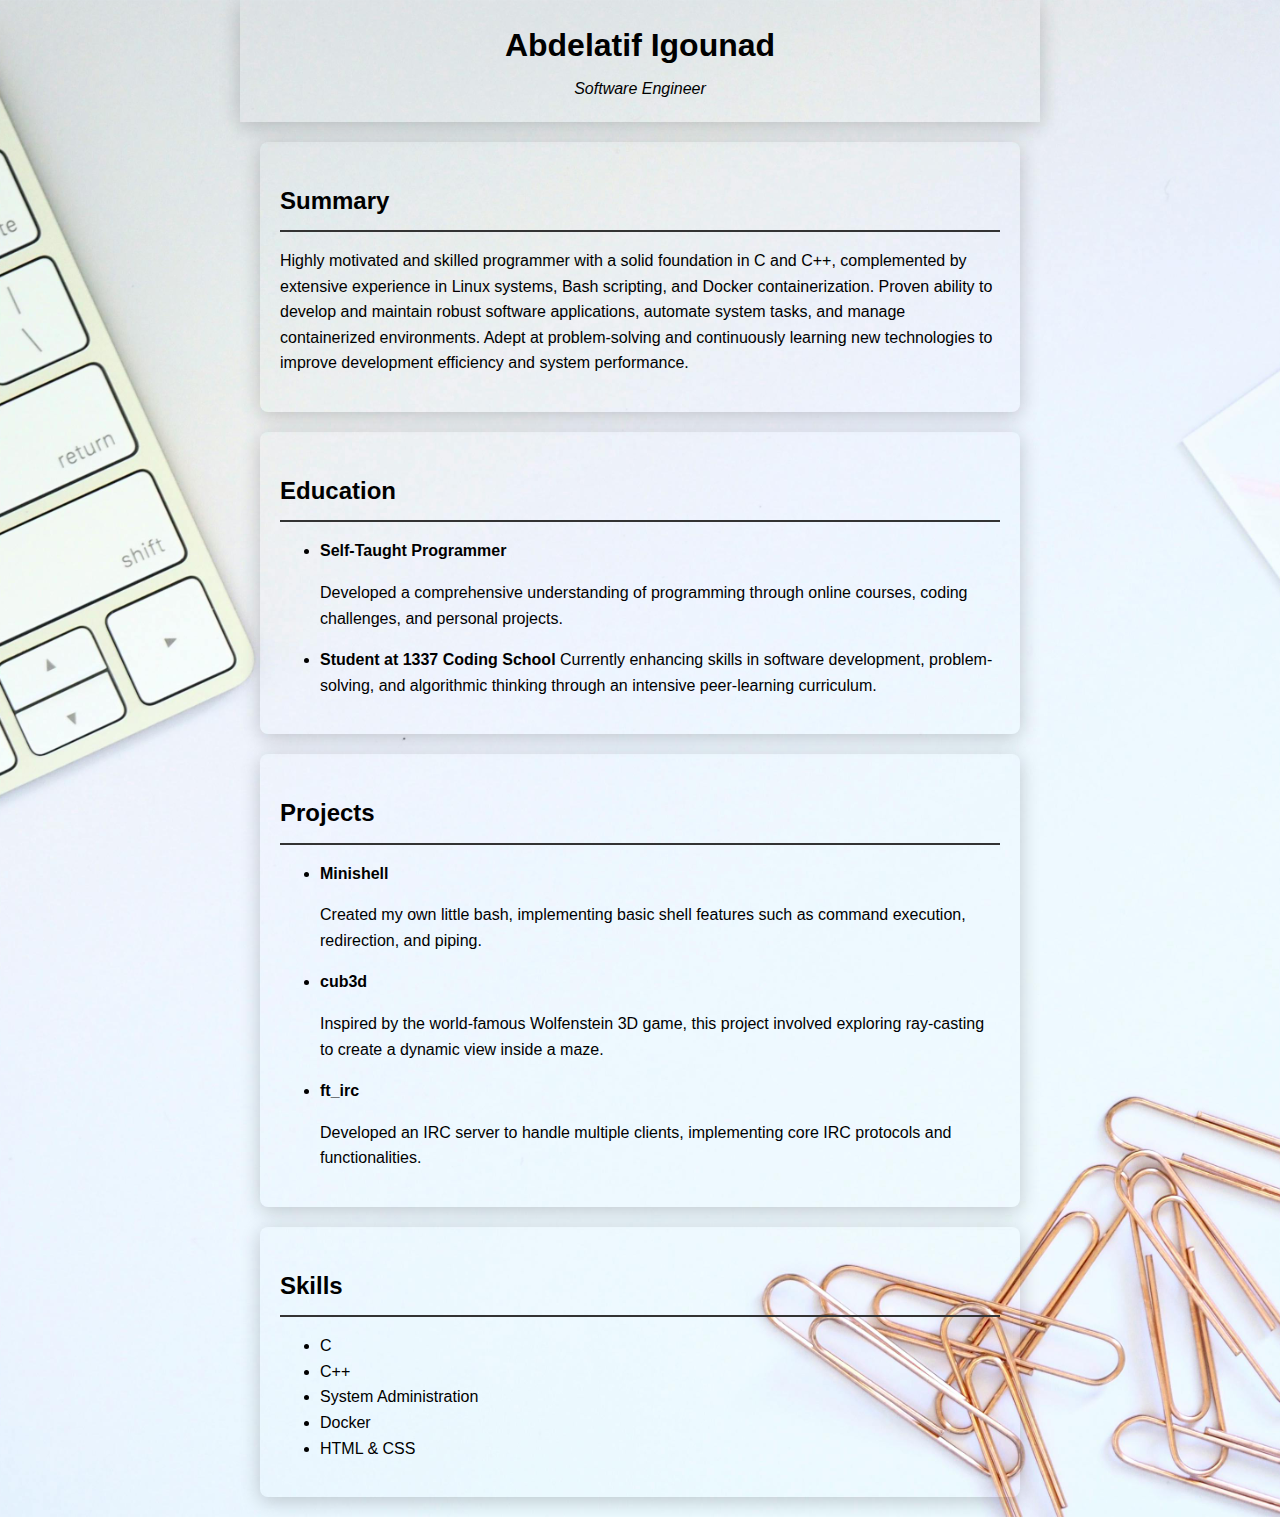
<file: srcs/requirements/bonus/website/index.html>
<!DOCTYPE html>
<html lang="en">
<head>
    <meta charset="UTF-8">
    <meta name="viewport" content="width=device-width, initial-scale=1.0">
    <title>My Resume</title>
    <link rel="stylesheet" href="styles.css">
</head>
<body>
    <div class="container">
        <header>
            <h1>Abdelatif Igounad</h1>
            <p>Software Engineer</p>
        </header>

        <section class="summary">
            <h2>Summary</h2>
            <p>Highly motivated and skilled programmer with a solid foundation in C and C++, complemented by extensive experience in Linux systems, Bash scripting, and Docker containerization. Proven ability to develop and maintain robust software applications, automate system tasks, and manage containerized environments. Adept at problem-solving and continuously learning new technologies to improve development efficiency and system performance.</p>
        </section>

        <section class="education">
            <h2>Education</h2>
            <ul>
                <li>
                    <strong>Self-Taught Programmer</strong>
                    <p>Developed a comprehensive understanding of programming through online courses, coding challenges, and personal projects.</p>
                </li>
                <li>
                    <p></p><strong>Student at 1337 Coding School</strong> Currently enhancing skills in software development, problem-solving, and algorithmic thinking through an intensive peer-learning curriculum.</p>
                </li>
            </ul>
        </section>

        <section class="projects">
            <h2>Projects</h2>
            <ul>
                <li>
                    <strong>Minishell</strong>
                    <p>Created my own little bash, implementing basic shell features such as command execution, redirection, and piping.</p>
                </li>
                <li>
                    <strong>cub3d</strong>
                    <p>Inspired by the world-famous Wolfenstein 3D game, this project involved exploring ray-casting to create a dynamic view inside a maze.</p>
                </li>
                <li>
                    <strong>ft_irc</strong>
                    <p>Developed an IRC server to handle multiple clients, implementing core IRC protocols and functionalities.</p>
                </li>
            </ul>
        </section>

        <section class="skills">
            <h2>Skills</h2>
            <ul>
                <li>C</li>
                <li>C++</li>
                <li>System Administration</li>
                <li>Docker</li>
                <li>HTML & CSS</li>
            </ul>
        </section>
    <div>
</body>
</html>
</file>
<file: srcs/requirements/bonus/website/styles.css>
body {
    font-family: Arial, sans-serif;
    margin: 0;
    padding: 0;
    line-height: 1.6;
    background-image: url('./images/pexels-jessbaileydesign-1097930.jpg');
    background-size: cover;
    background-position: center;

}

header {
    padding: 20px 0;
    text-align: center;
    box-shadow: 0 4px 20px rgba(0, 0, 0, 0.2);

}

header h1 {
    margin: 0;
}

header p {
    margin: 5px 0 0;
    font-style: italic;
}

section {
    margin: 20px;
    padding: 20px;
    border-radius: 8px;
    box-shadow: 0 4px 20px rgba(0, 0, 0, 0.2);
}

h2 {
    border-bottom: 2px solid #333;
    padding-bottom: 10px;
    margin-bottom: 10px;
}

.container {
    max-width: 800px;
    margin: 0 auto;
    padding: 0 20px;
}
</file>
